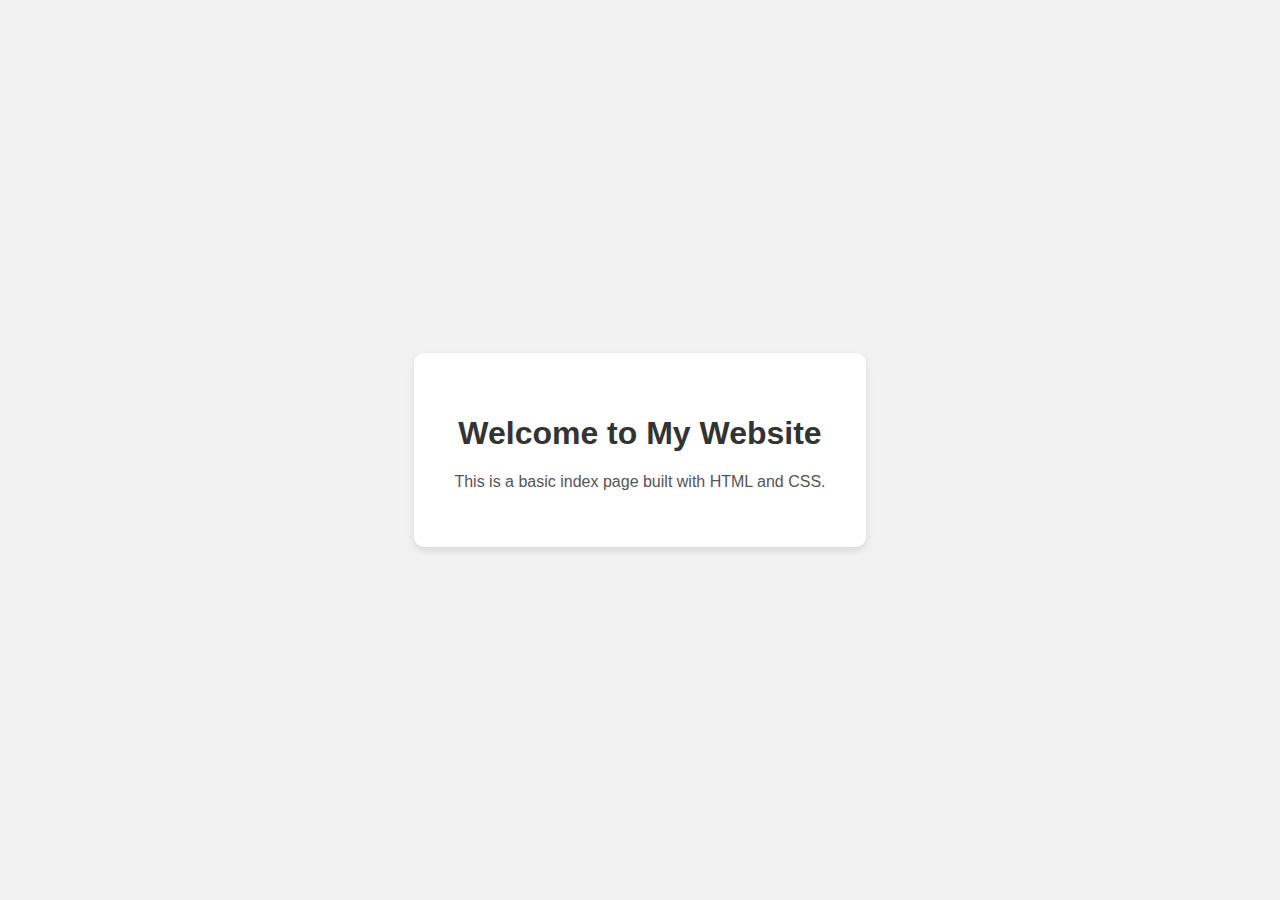
<file: Index.html>
<!DOCTYPE html>
<html lang="en">
<head>
    <meta charset="UTF-8">
    <meta name="viewport" content="width=device-width, initial-scale=1.0">
    <title>Welcome to My Website</title>
    <style>
        body {
            font-family: Arial, sans-serif;
            background-color: #f2f2f2;
            margin: 0;
            padding: 0;
            display: flex;
            height: 100vh;
            justify-content: center;
            align-items: center;
        }
        .container {
            background-color: white;
            padding: 40px;
            border-radius: 10px;
            box-shadow: 0 4px 8px rgba(0,0,0,0.1);
            text-align: center;
        }
        h1 {
            color: #333;
        }
        p {
            color: #555;
        }
    </style>
</head>
<body>
    <div class="container">
        <h1>Welcome to My Website</h1>
        <p>This is a basic index page built with HTML and CSS.</p>
    </div>
</body>
</html>
</file>
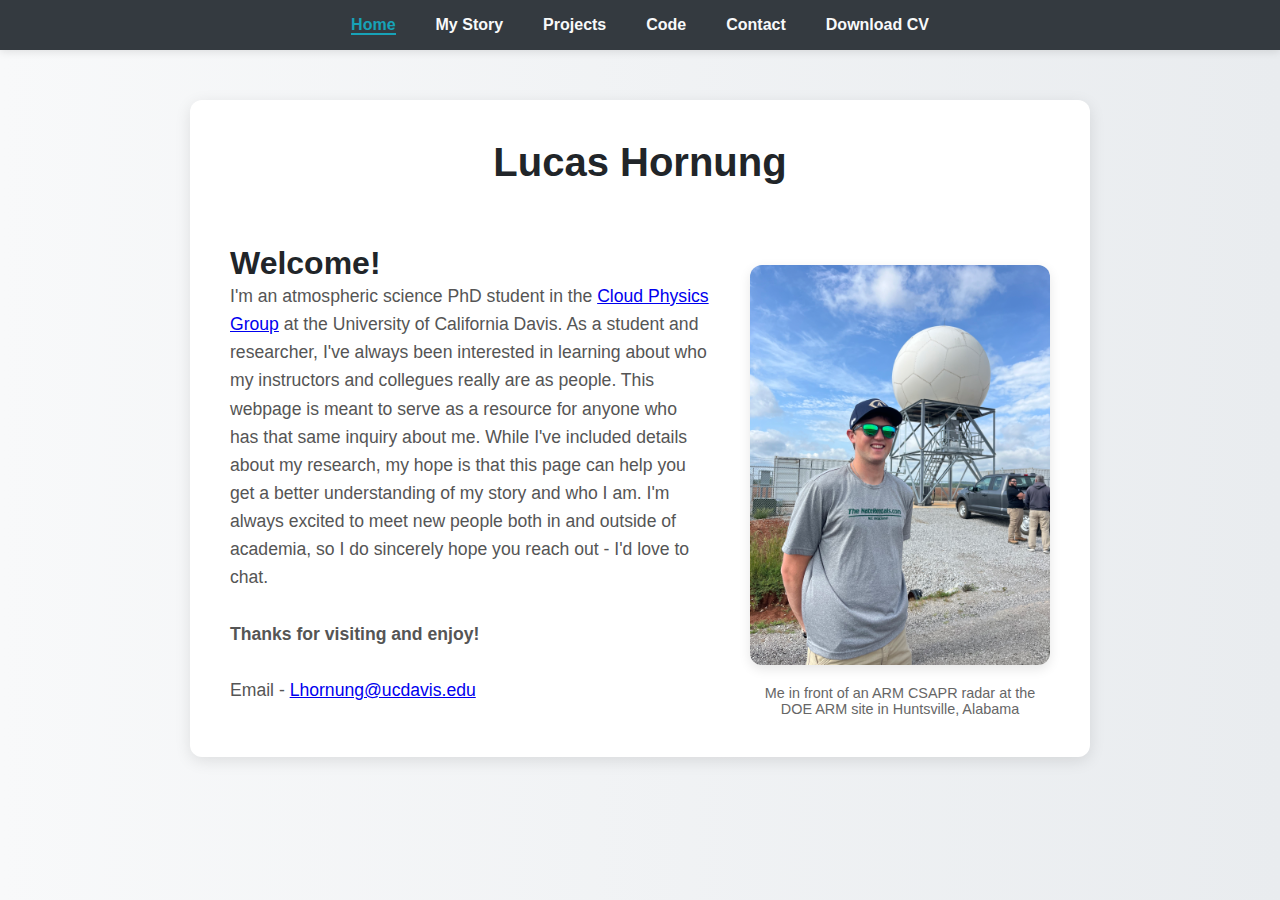
<file: index.html>
<!DOCTYPE html>
<html>
<head>
    <meta charset="UTF-8">
    <title>Home - Lucas Hornung</title>
    <link rel="stylesheet" href="css/style.css">
    <link rel="icon" type="image/png" href="images/favicon.png">
</head>
<body>
    
<nav>
    <ul>
        <li><a href="index.html" class="active">Home</a></li>
        <li><a href="AboutMe.html">My Story</a></li>
        <li><a href="projects.html">Projects</a></li>
        <li><a href="code.html">Code</a></li>
        <li><a href="contact.html">Contact</a></li>
        <li><a href="cv.pdf" target="_blank">Download CV</a></li>
    </ul>
</nav>

    <div class="container">
    
        <h1>Lucas Hornung</h1>
        <div class="home-content">
            <div class="home-text">
                <h2>Welcome!</h2>
                <p>I'm an atmospheric science PhD student in the 
                <a href="https://adele.faculty.ucdavis.edu/"target="_blank" rel="noopener noreferrer">Cloud Physics Group</a>
                 at the University of California Davis. As a student and researcher, I've always been interested
                in learning about who my instructors and collegues really are as people. This webpage is meant to
                serve as a resource for anyone who has that same inquiry about me. While I've included details about my
                research, my hope is that this page can help you get a better understanding of my story
                and who I am. I'm always excited to meet new people both in and outside of academia, 
            so I do sincerely hope you reach out - I'd love to chat.<br><br><b>Thanks for visiting and enjoy!</b>
            <br><br>Email - 
            <a href="mailto:lhornung@ucdavis.edu">Lhornung@ucdavis.edu</a></p>
            </div>

            <figure>
                <img src="images/profile.jpeg" alt="Profile Picture">
                <figcaption>Me in front of an ARM CSAPR radar at the DOE  ARM site in Huntsville, Alabama</figcaption>
            </figure>
        </div>



    </div>
</body>
</html>
</file>
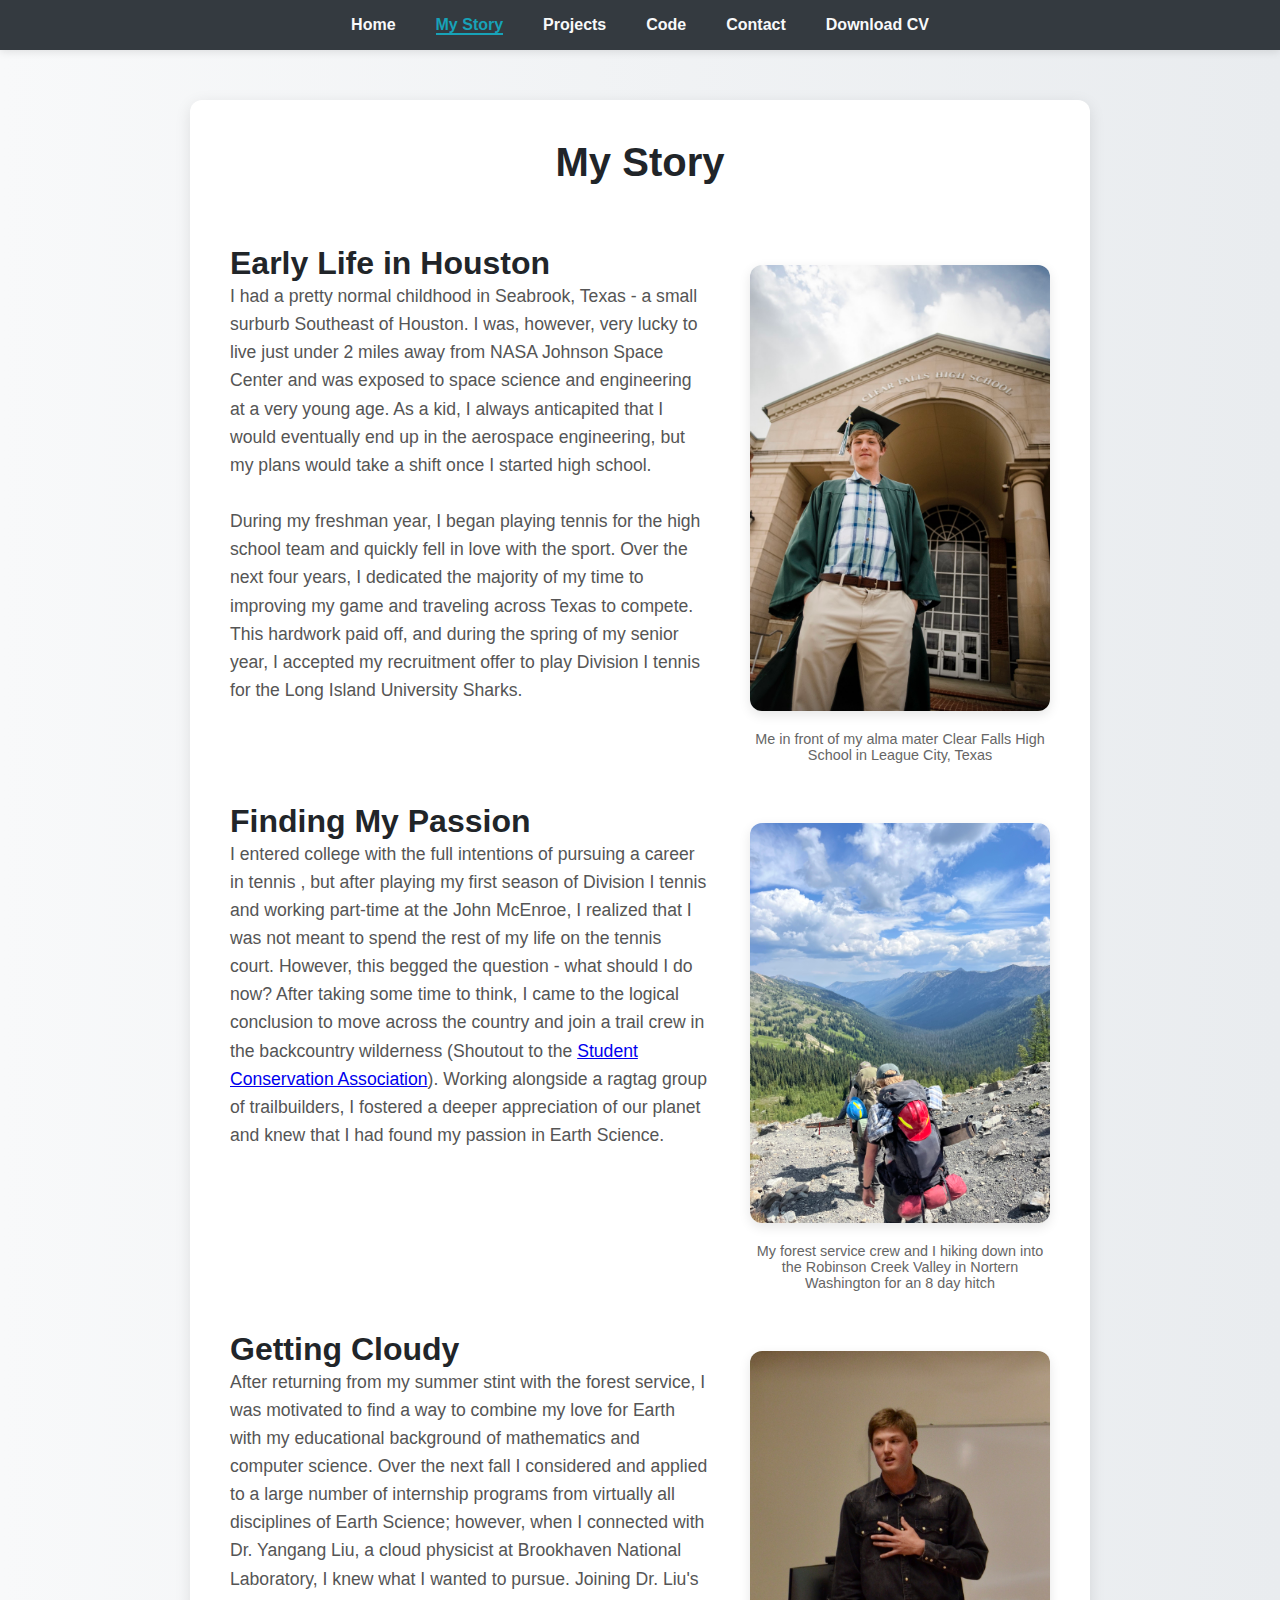
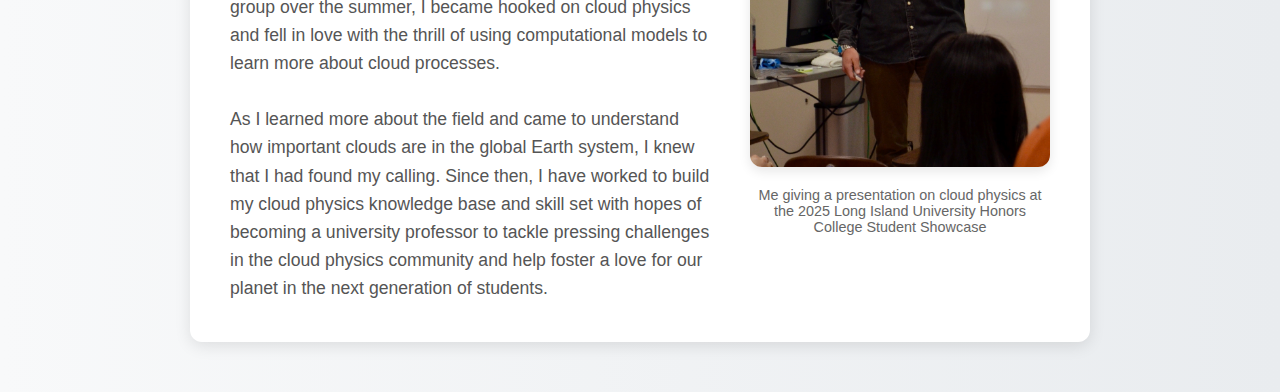
<file: AboutMe.html>
<html>
<head>
    <meta charset="UTF-8">
    <title>About Me - Lucas Hornung</title>
    <link rel="stylesheet" href="css/style.css">
    <link rel="icon" type="image/png" href="images/favicon.png">
</head>
<body>
    
<nav>
    <ul>
        <li><a href="index.html">Home</a></li>
        <li><a href="AboutMe.html" class="active">My Story</a></li>
        <li><a href="projects.html">Projects</a></li>
        <li><a href="code.html">Code</a></li>
        <li><a href="contact.html">Contact</a></li>
        <li><a href="cv.pdf" target="_blank">Download CV</a></li>
    </ul>
</nav>

<div class="container">
    <h1>My Story</h1>
    <div class="home-content">
        <div class="home-text">
            <h2>Early Life in Houston</h2>
            <p>I had a pretty normal childhood in Seabrook, Texas - a small surburb Southeast of Houston.
                 I was, however, very lucky to live just under 2 miles away from NASA Johnson Space Center and was
                exposed to space science and engineering at a very young age. As a kid, I always anticapited that
                I would eventually end up in the aerospace engineering, but my plans would take a shift once I started high school.
                <br><br>
                During my freshman year, I began playing tennis for the high school team and quickly fell in love with the sport.
                Over the next four years, I dedicated the majority of my time to improving my game and traveling across Texas
                to compete. This hardwork paid off, and during the spring of my senior year, I accepted my recruitment offer
                to play Division I tennis for the Long Island University Sharks.</p>

        </div>

        <figure>
            <img src="images/HighSchoolPic.jpeg" alt="High School Graduation Picture">
            <figcaption>Me in front of my alma mater Clear Falls High School in League City, Texas</figcaption>
        </figure>
    </div>


    <div class="home-content">
        <div class="home-text">
            <h2>Finding My Passion</h2>
            <p>I entered college with the full intentions of pursuing a career in tennis
                , but after playing my first season of Division I tennis and
                 working part-time at the John McEnroe, I realized that I was not meant to spend
                 the rest of my life on the tennis court. However, this begged the question - what
                 should I do now? After taking some time to think, I came to the logical conclusion to
                 move across the country and join a trail crew in the backcountry wilderness (Shoutout to
                 the <a href="https://thesca.org/"target="_blank" rel="noopener noreferrer">Student Conservation Association</a>).
                 Working alongside a ragtag group of trailbuilders, I fostered a deeper
                  appreciation of our planet and knew that I had found my passion in Earth Science. 
            </p>
            
        </div>

        <figure>
            <img src="images/forest_service.jpg" alt="My crew and I hiking down into the Robinson Creek Valley in Nortern
            Washington for an 8 day hitch.">
            <figcaption>My forest service crew and I hiking down into the Robinson Creek Valley in Nortern
                Washington for an 8 day hitch
            </figcaption>
        </figure>
    </div>

    <div class="home-content">
        <div class="home-text">
            <h2>Getting Cloudy</h2>
            <p>After returning from my summer stint with the forest service, I was motivated to find a way to combine my love for Earth
                with my educational background of mathematics and computer science. Over the next fall I considered and applied
                to a large number of internship programs from virtually all disciplines of Earth Science; however, when I connected
                with Dr. Yangang Liu, a cloud physicist at Brookhaven National Laboratory, I knew what I wanted to pursue.
                Joining Dr. Liu's group over the summer, I became hooked on cloud physics and fell in love with the thrill
                of using computational models to learn more about cloud processes. <br><br>
                
                As I learned more about the field and came to
                understand how important clouds are in the global Earth system, I knew that I had found my calling. Since then,
                I have worked to build my cloud physics knowledge base and skill set with hopes of becoming a university professor
                to tackle pressing challenges in the cloud physics community and help foster a love for our planet in the next 
                generation of students.
            </p>
            
        </div>

        <figure>
            <img src="images/LIU_honors.jpeg" alt="Me giving a presentation on cloud physics at the 2025 Long Island University Honors College
            Student Showcase.">
            <figcaption>Me giving a presentation on cloud physics at the 2025 Long Island University Honors College
                Student Showcase
            </figcaption>
        </figure>
    </div>

</body>
</html>
</file>
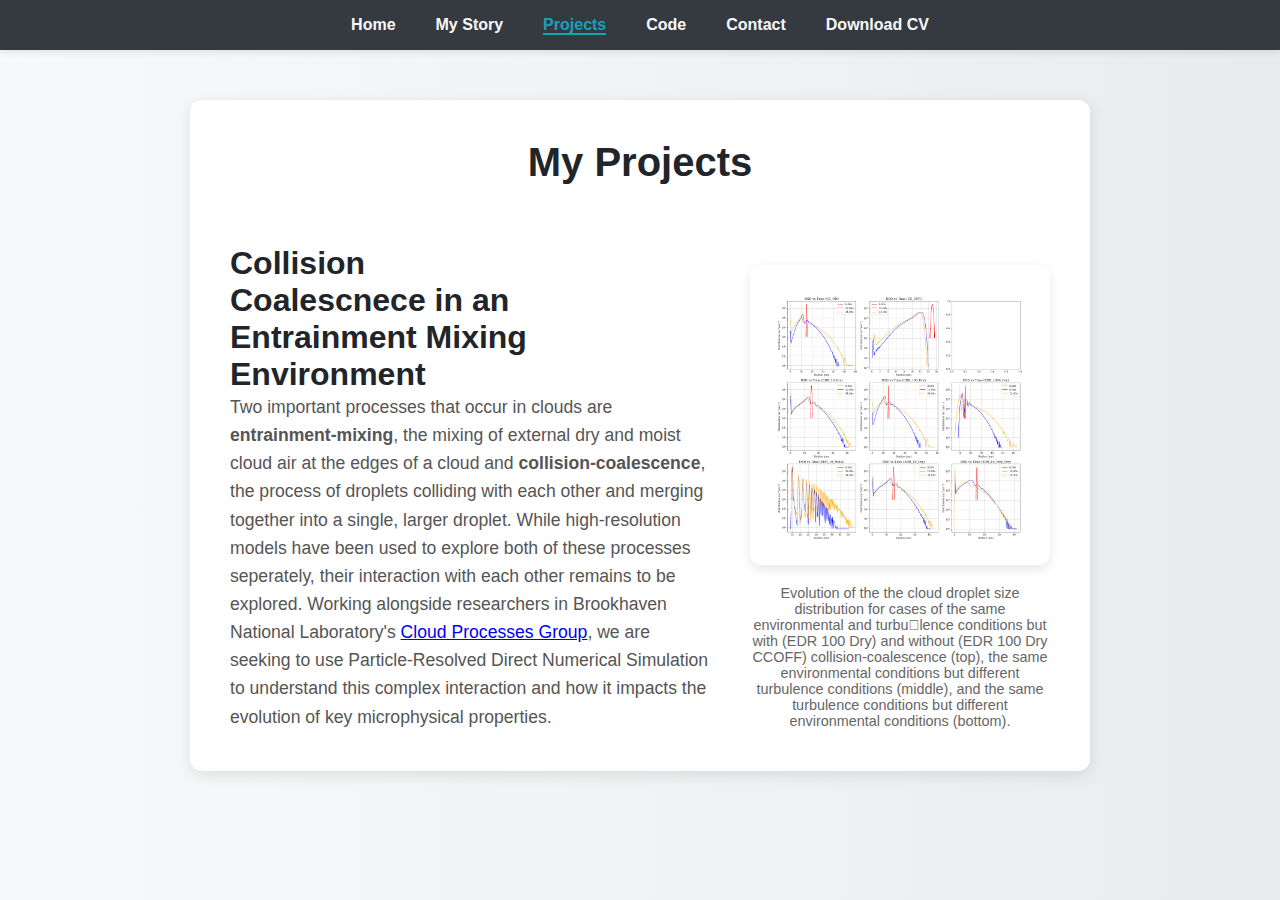
<file: projects.html>
<!DOCTYPE html>
<html>
<head>
    <meta charset="UTF-8">
    <title>Projects - Lucas Hornung</title>
    <link rel="stylesheet" href="css/style.css">
    <link rel="icon" type="image/png" href="images/favicon.png">
</head>
<body>
    
<nav>
    <ul>
        <li><a href="index.html">Home</a></li>
        <li><a href="AboutMe.html">My Story</a></li>
        <li><a href="projects.html" class="active">Projects</a></li>
        <li><a href="code.html">Code</a></li>
        <li><a href="contact.html">Contact</a></li>
        <li><a href="cv.pdf" target="_blank">Download CV</a></li>
    </ul>
</nav>

    <div class="container">
        <h1>My Projects</h1>
        <div class="home-content">
            <div class="home-text">
                <h2>Collision Coalescnece in an Entrainment Mixing Environment</h2>
                <p>Two important processes that occur in clouds are <b>entrainment-mixing</b>,
                    the mixing of external dry and moist cloud air at the edges of a cloud and
                    <b>collision-coalescence</b>, the process of droplets colliding with each other
                    and merging together into a single, larger droplet. While high-resolution
                    models have been used to explore both of these processes seperately, their
                    interaction with each other remains to be explored. Working alongside researchers
                    in Brookhaven National Laboratory's 
                    <a href="https://www.bnl.gov/envsci/cloud/"target="_blank" rel="noopener noreferrer">Cloud Processes Group</a>,
                    we are seeking to use Particle-Resolved Direct Numerical Simulation
                    to understand this complex interaction and how it impacts the evolution of key microphysical
                    properties.
                </p>
    
            </div>
    
            <figure>
                <img src="images/DSD_evol_all_Cases.jpg" alt="Cloud Droplet Size Distribution Evoltuion">
                <figcaption>Evolution of the the cloud droplet size distribution for cases of the same environmental and turbu￾lence conditions but with (EDR 100 Dry) and without (EDR 100 Dry CCOFF) collision-coalescence (top),
                    the same environmental conditions but different turbulence conditions (middle), and the same turbulence
                    conditions but different environmental conditions (bottom).
                </figcaption>
            </figure>
        </div>
    </div>
</body>
</html>
</file>
<file: css/style.css>
/* Reset */
* {
    margin: 0;
    padding: 0;
    box-sizing: border-box;
}

/* Body */
body {
    font-family: 'Segoe UI', Tahoma, Geneva, Verdana, sans-serif;
    background: linear-gradient(to right, #f8f9fa, #e9ecef);
    color: #333;
    min-height: 100vh;
}

/* Navigation Bar */
nav {
    background-color: #343a40;
    padding: 1rem 0;
    box-shadow: 0 2px 8px rgba(0,0,0,0.1);
}

nav ul {
    list-style: none;
    display: flex;
    justify-content: center;
    flex-wrap: wrap;
}

nav ul li {
    margin: 0 20px;
}

nav ul li a {
    color: #f8f9fa;
    text-decoration: none;
    font-weight: 600;
    transition: color 0.3s ease;
}

nav ul li a:hover {
    color: #17a2b8;
}

nav ul li a.active {
    color: #17a2b8; /* same as hover, or pick another */
    border-bottom: 2px solid #17a2b8; /* optional underline effect */
  }

/* Container */
.container {
    max-width: 900px;
    margin: 50px auto;
    padding: 40px;
    background-color: #ffffff;
    border-radius: 12px;
    box-shadow: 0 4px 16px rgba(0,0,0,0.1);
    text-align: center;
    display: flex;
    align-items: flex-start;
    justify-content: space-between;
    gap: 40px; /* space between image and text */
    flex-wrap: wrap; /* allows stacking on small screens */
    flex-direction: row;
}

.container .intro {
    justify-content: left;
}

.container h1 {
    width: 100%;
    text-align: center;
    font-size: 2.5rem;
    color: #212529;
    margin-bottom: 20px;
}

.container h2 {
    width: 70%;
    text-align: left;
    font-size: 2rem;
    color: #212529;
    margin-bottom: 0px;
}

.container p {
    font-size: 1.1rem;
    line-height: 1.6;
    color: #555;
    text-align: left;
    flex: 0 0 50%;
    width: 100%;
}

figure img {
    flex: 0 0 100%;
    width: 100%;
    border-radius: 12px;
    margin: 20px 0;
    margin-left: auto;
    display: block;
    box-shadow: 0 4px 12px rgba(0,0,0,0.1);

}

figure {
    flex: 0 0 40%;
    width: 300px;
  }


 .home-content {
    display: flex;
    align-items: center;
    justify-content: center;
    gap: 40px; /* space between image and text */
    flex-wrap: wrap; /* allows stacking on small screens */
    text-align: left;
}

.home-content img {
    max-width: 500px;
    border-radius: 12px;
    box-shadow: 0 4px 12px rgba(0,0,0,0.1);
}

.home-text {
    max-width: 600px;
}

figcaption {
    font-size: 75%;
}

figcaption {
    display: block;         /* ensures it behaves like a block element */
    text-align: center;     /* or left, if you prefer */
    font-size: 0.9rem;
    color: #666;
    margin-top: 8px;
    max-width: 100%;        /* prevents overflow */
    word-wrap: break-word;  /* breaks long words */
  }


  .home-content {
    display: flex;
    align-items: flex-start;
    justify-content: space-between;
    gap: 40px;
    flex-wrap: wrap;
    text-align: left;
}

.home-text {
    flex: 1 1 50%;
    min-width: 250px;
}

figure {
    flex: 0 0 100%;
    max-width: 300px;
}
</file>
